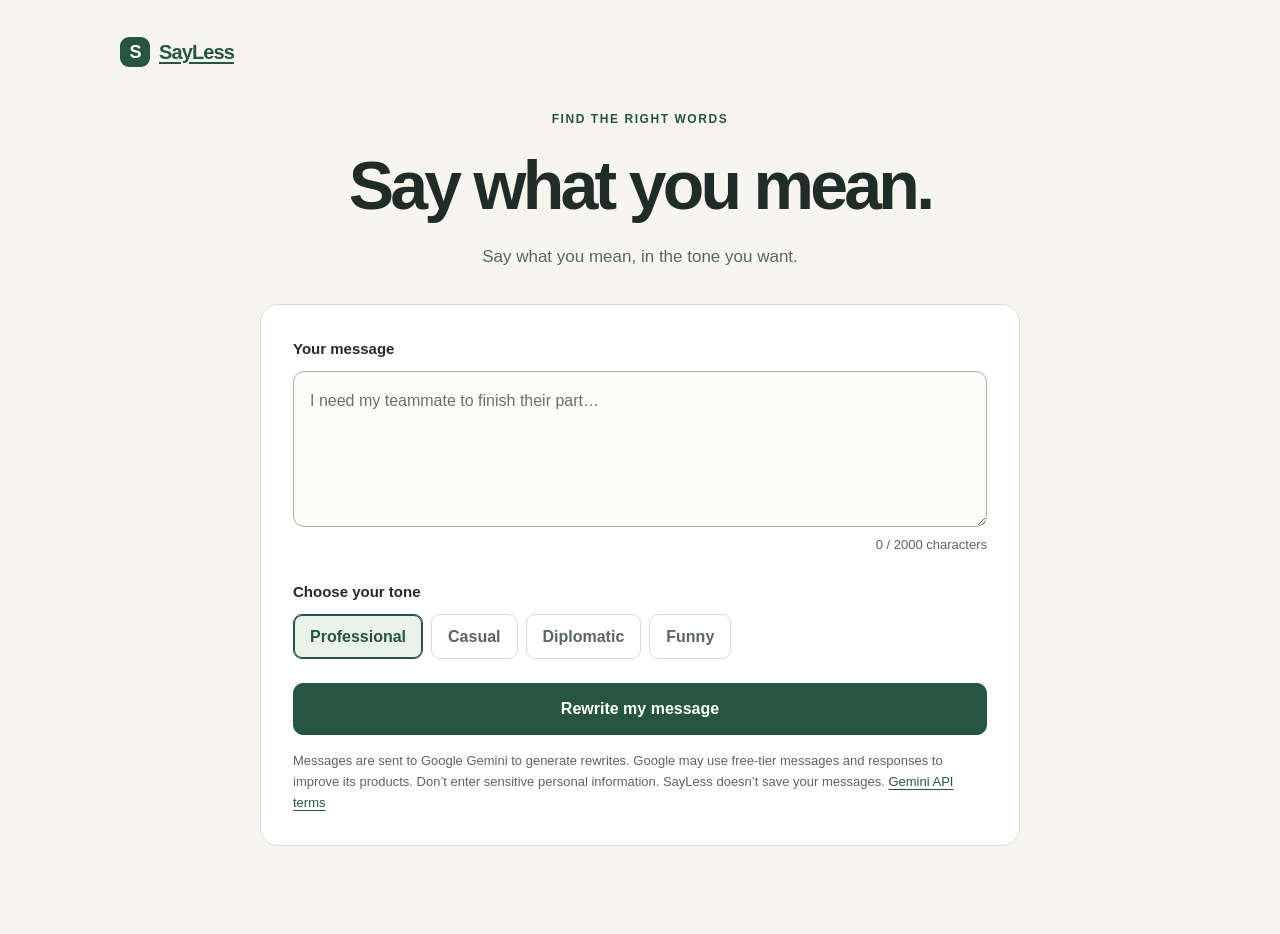
<file: frontend/index.html>
<!doctype html>
<html lang="en">
  <head>
    <meta charset="utf-8">
    <meta name="viewport" content="width=device-width, initial-scale=1">
    <!-- "api" calls the backend; set to "mock" only for frontend-only development. -->
    <meta name="rewrite-mode" content="api">
    <meta name="rewrite-endpoint" content="/api/rewrite">
    <title>SayLess — Say what you mean</title>
    <link rel="icon" href="data:,">
    <link rel="stylesheet" href="./styles.css">
  </head>
  <body>
    <main>
      <header class="site-header">
        <a class="brand" href="./index.html"><span class="brand-mark" aria-hidden="true">S</span>SayLess</a>
      </header>
      <section class="hero" aria-labelledby="page-title">
        <p class="eyebrow">Find the right words</p>
        <h1 id="page-title">Say what you mean.</h1>
        <p class="tagline">Say what you mean, in the tone you want.</p>
      </section>
      <form id="rewrite-form" class="composer" novalidate>
        <label for="message">Your message</label>
        <textarea id="message" name="message" placeholder="I need my teammate to finish their part…" aria-describedby="message-length privacy-note" required></textarea>
        <p id="message-length" class="field-hint" aria-live="polite"></p>
        <fieldset>
          <legend>Choose your tone</legend>
          <div class="tone-options">
            <button type="button" class="tone-button" data-tone="professional" aria-pressed="true">Professional</button>
            <button type="button" class="tone-button" data-tone="casual" aria-pressed="false">Casual</button>
            <button type="button" class="tone-button" data-tone="diplomatic" aria-pressed="false">Diplomatic</button>
            <button type="button" class="tone-button" data-tone="funny" aria-pressed="false">Funny</button>
          </div>
        </fieldset>
        <button id="rewrite-button" type="submit" class="primary-button">Rewrite my message</button>
        <p id="privacy-note" class="privacy-note">Messages are sent to Google Gemini to generate rewrites. Google may use free-tier messages and responses to improve its products. Don’t enter sensitive personal information. SayLess doesn’t save your messages. <a href="https://ai.google.dev/gemini-api/terms" target="_blank" rel="noopener noreferrer">Gemini API terms</a></p>
        <p id="mock-notice" class="dev-notice" hidden>Demo mode: shows three fixed sample rewrites after one second. Your message and tone are not sent to an AI service.</p>
      </form>
      <noscript><p>Enable JavaScript to rewrite your message.</p></noscript>
      <div id="results"></div>
    </main>
    <script type="module" src="./script.js"></script>
  </body>
</html>
</file>
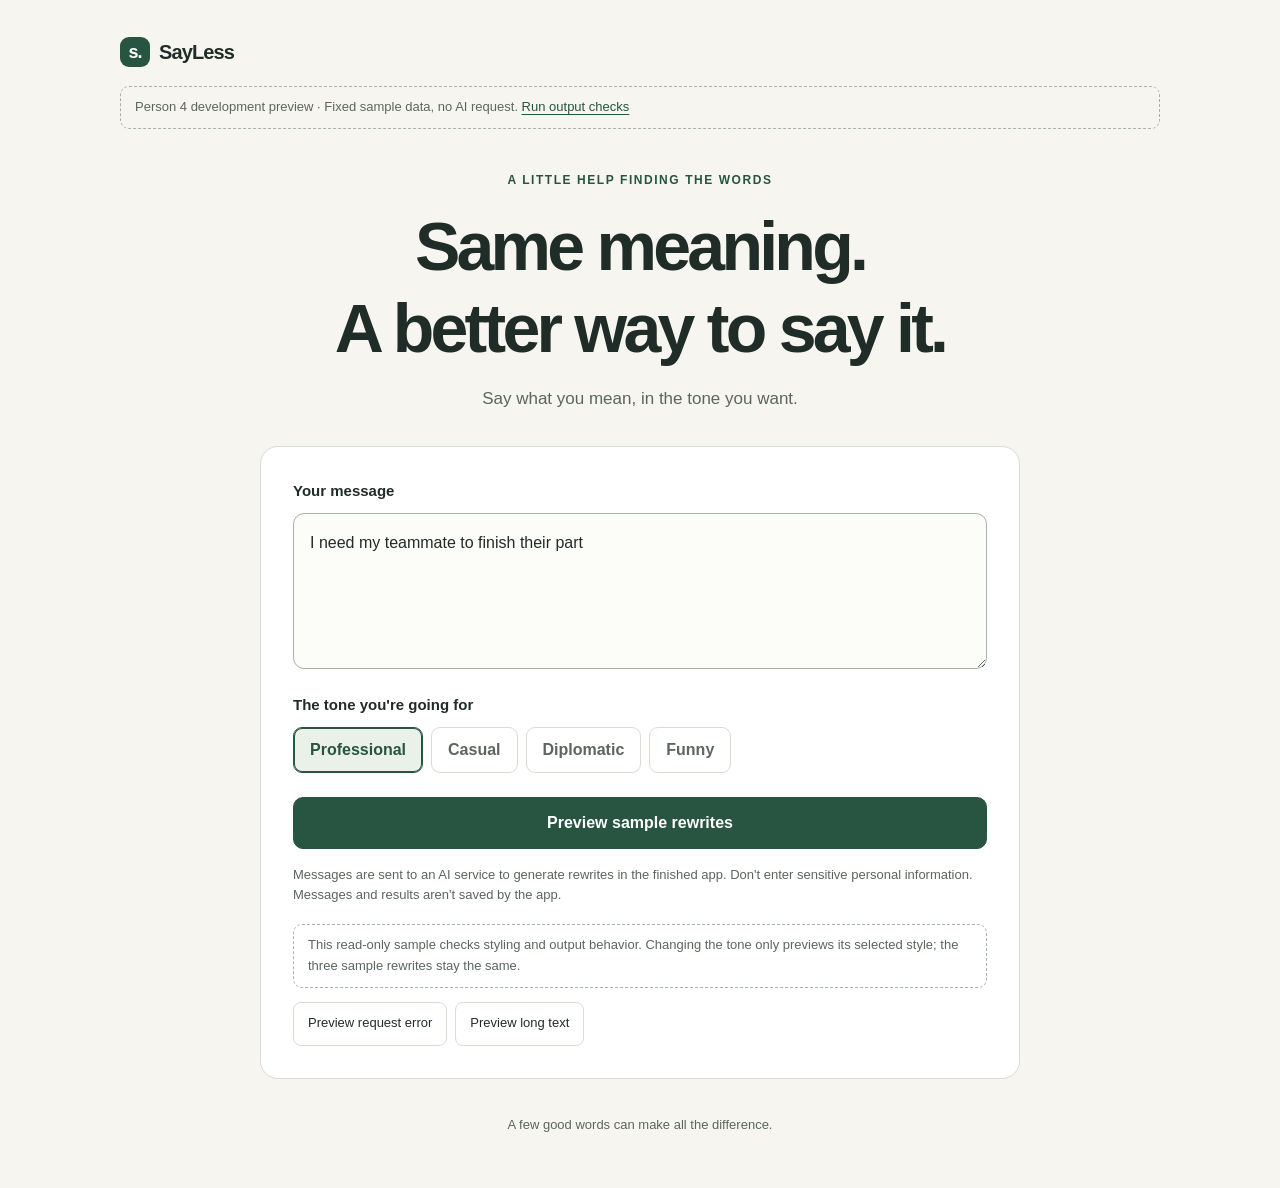
<file: frontend/dev-output.html>
<!doctype html>
<html lang="en">
<head>
  <meta charset="utf-8">
  <meta name="viewport" content="width=device-width, initial-scale=1">
  <title>SayLess — Person 4 output preview</title>
  <link rel="icon" href="data:,">
  <link rel="stylesheet" href="./styles.css">
  <script type="module" src="./dev-output.js"></script>
</head>
<body>
  <main>
    <header class="site-header">
      <div class="brand"><span class="brand-mark" aria-hidden="true">s.</span> SayLess</div>
      <p class="dev-notice">Person 4 development preview · Fixed sample data, no AI request. <a href="./tests/output-tests.html">Run output checks</a></p>
    </header>
    <section class="hero" aria-labelledby="page-title">
      <p class="eyebrow">A little help finding the words</p>
      <h1 id="page-title">Same meaning.<br>A better way to say it.</h1>
      <p class="tagline">Say what you mean, in the tone you want.</p>
    </section>
    <section class="composer" aria-label="Sample input styling">
      <label for="sample-message">Your message</label>
      <textarea id="sample-message" readonly aria-describedby="sample-note">I need my teammate to finish their part</textarea>
      <fieldset>
        <legend>The tone you're going for</legend>
        <div class="tone-options" aria-label="Tone styling samples">
          <button type="button" class="tone-button" data-tone="professional" aria-pressed="true">Professional</button>
          <button type="button" class="tone-button" data-tone="casual" aria-pressed="false">Casual</button>
          <button type="button" class="tone-button" data-tone="diplomatic" aria-pressed="false">Diplomatic</button>
          <button type="button" class="tone-button" data-tone="funny" aria-pressed="false">Funny</button>
        </div>
      </fieldset>
      <button type="button" class="primary-button" id="mock-rewrite">Preview sample rewrites</button>
      <p class="privacy-note">Messages are sent to an AI service to generate rewrites in the finished app. Don't enter sensitive personal information. Messages and results aren't saved by the app.</p>
      <p class="dev-notice" id="sample-note">This read-only sample checks styling and output behavior. Changing the tone only previews its selected style; the three sample rewrites stay the same.</p>
      <div class="dev-tools" aria-label="Output checks">
        <button type="button" id="preview-error">Preview request error</button>
        <button type="button" id="preview-long">Preview long text</button>
      </div>
    </section>
    <div id="results"></div>
    <footer class="page-footer">A few good words can make all the difference.</footer>
  </main>
</body>
</html>
</file>
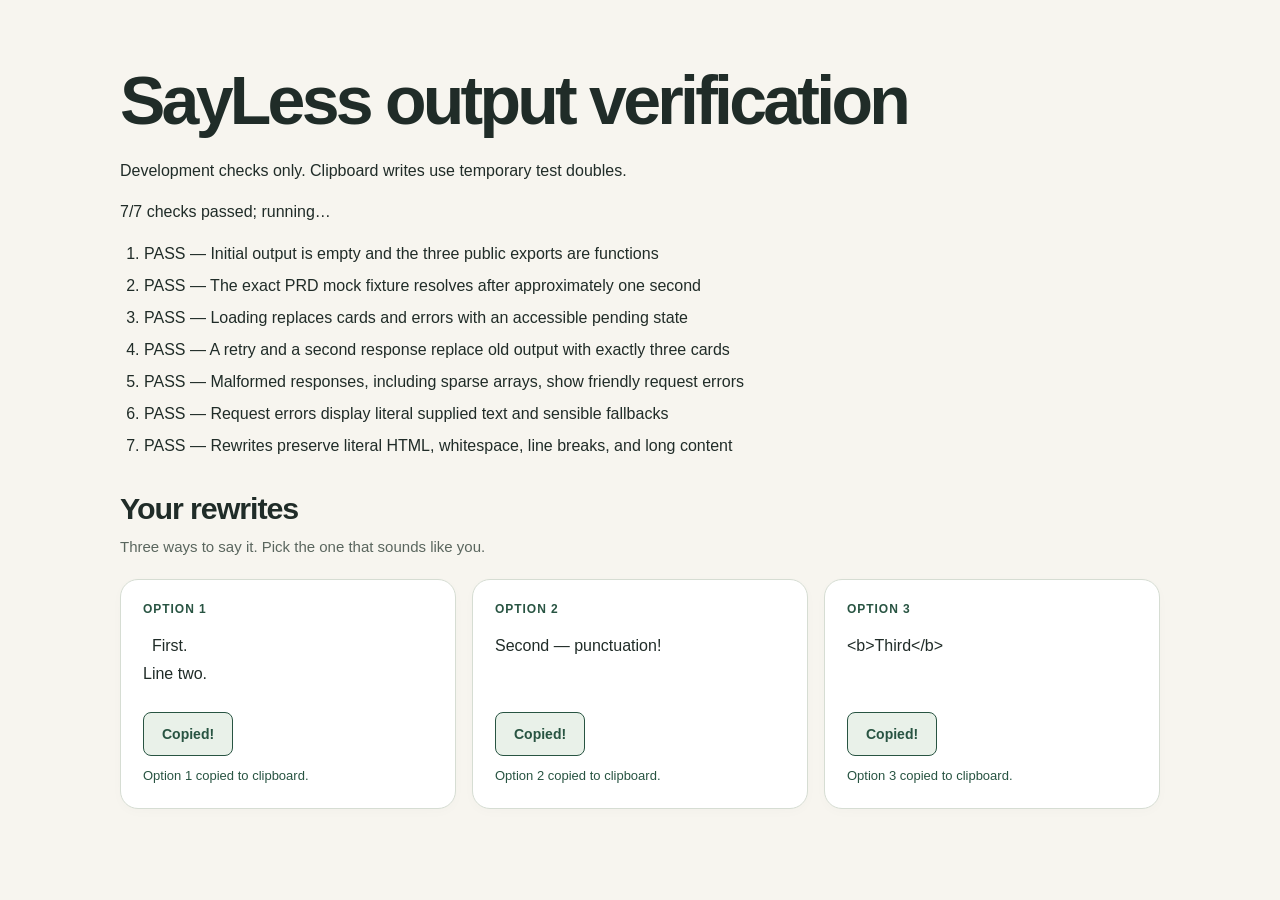
<file: frontend/tests/output-tests.html>
<!doctype html>
<html lang="en">
  <head>
    <meta charset="utf-8">
    <meta name="viewport" content="width=device-width, initial-scale=1">
    <title>SayLess output verification</title>
    <link rel="icon" href="data:,">
    <link rel="stylesheet" href="../styles.css">
    <style>
      body { padding: 1.5rem; }
      main { max-width: 70rem; margin-inline: auto; }
      #test-summary, #test-report { overflow-wrap: anywhere; }
      #test-report { padding-left: 1.5rem; }
      #test-report li { margin-block: .4rem; }
      #test-report [data-result="failed"] { font-weight: 700; }
      #results { margin-top: 2rem; }
    </style>
  </head>
  <body>
    <main>
      <h1>SayLess output verification</h1>
      <p>Development checks only. Clipboard writes use temporary test doubles.</p>
      <p id="test-summary" role="status">Running checks…</p>
      <ol id="test-report"></ol>
      <div id="results" aria-busy="false"></div>
    </main>
    <script type="module" src="./output-tests.js"></script>
  </body>
</html>
</file>
<file: frontend/styles.css>
:root {
  color-scheme: light;
  --page: #f7f5ef;
  --surface: #ffffff;
  --ink: #202c28;
  --muted: #5a665e;
  --accent: #285442;
  --accent-hover: #1d4032;
  --accent-soft: #e9f1e9;
  --border: #d6ddd3;
  --error: #8f302a;
  --error-bg: #fff3f0;
  --radius: 18px;
  font-family: -apple-system, BlinkMacSystemFont, 'Segoe UI', sans-serif;
  color: var(--ink);
  background: var(--page);
  font-synthesis: none;
}

* { box-sizing: border-box; }
body { margin: 0; line-height: 1.6; }
button, textarea, input, select { font: inherit; }
button { cursor: pointer; }
button, textarea, input, select { max-width: 100%; }
button, a, textarea, input, select { -webkit-tap-highlight-color: transparent; }
:focus-visible { outline: 3px solid var(--accent); outline-offset: 4px; }
button:disabled { cursor: wait; opacity: .6; }
a { color: var(--accent); text-underline-offset: 3px; }
h1, h2, h3, p { margin-top: 0; }
h1, h2, h3 { line-height: 1.2; }
h1 { font-size: clamp(2.5rem, 7vw, 4.25rem); letter-spacing: -.055em; margin-bottom: 16px; }
h2 { font-size: clamp(1.5rem, 4vw, 1.9rem); letter-spacing: -.035em; }
main, .container, .app-shell { width: min(100% - 32px, 1040px); margin-inline: auto; }
main .container, main .app-shell { width: 100%; }
main, .app-shell { padding-block: 28px 52px; }
.site-header { margin-bottom: 36px; }
.brand { display: inline-flex; align-items: center; gap: 9px; font-size: 1.25rem; font-weight: 800; letter-spacing: -.045em; }
.brand-mark { display: inline-grid; place-items: center; width: 30px; height: 30px; border-radius: 9px; background: var(--accent); color: white; font-size: 18px; }
.hero { max-width: 680px; margin: 36px auto 30px; text-align: center; }
.eyebrow { color: var(--accent); font-size: .75rem; font-weight: 750; letter-spacing: .13em; text-transform: uppercase; margin-bottom: 16px; }
.tagline { color: var(--muted); font-size: 1.0625rem; }
.composer, form { padding: clamp(20px, 4vw, 32px); border: 1px solid var(--border); border-radius: var(--radius); background: var(--surface); }
.composer form { padding: 0; border: 0; }
label, legend, .field-label { display: block; margin-bottom: 10px; font-weight: 650; font-size: .9375rem; }
textarea { display: block; width: 100%; min-height: 156px; padding: 16px; color: var(--ink); background: #fcfcf9; border: 1px solid #a6b4a8; border-radius: 11px; line-height: 1.65; resize: vertical; }
textarea::placeholder { color: #65736a; opacity: 1; }
fieldset { min-width: 0; border: 0; padding: 0; margin: 24px 0; }
legend { padding: 0; }
.tone-options, .tone-selector { display: flex; flex-wrap: wrap; gap: 8px; }
.tone-button, .tone-btn, [data-tone] { min-height: 44px; padding: 9px 16px; border: 1px solid var(--border); border-radius: 9px; color: var(--muted); background: white; font-weight: 600; }
.tone-button[aria-pressed='true'], .tone-btn[aria-pressed='true'], [data-tone][aria-pressed='true'], [data-tone].selected, [data-tone].active { border-color: var(--accent); color: var(--accent); background: var(--accent-soft); box-shadow: inset 0 0 0 1px var(--accent); }
.primary-button, button[type='submit'] { min-height: 48px; width: 100%; padding: 12px 22px; color: white; background: var(--accent); border: 1px solid var(--accent); border-radius: 10px; font-weight: 650; }
.privacy-note { color: var(--muted); font-size: .8125rem; line-height: 1.6; margin: 16px 0 0; }
#results { margin-top: 36px; min-width: 0; }
#results:empty { margin-top: 0; }
#results .output-error:empty { display: none; }
#results .results-heading { margin-bottom: 20px; }
#results .results-heading h2 { margin-bottom: 8px; }
#results .results-heading p { margin-bottom: 0; color: var(--muted); font-size: .9375rem; }
#results .results-grid { display: grid; grid-template-columns: minmax(0, 1fr); gap: 16px; }
#results .result-card { min-width: 0; display: flex; flex-direction: column; padding: 24px; border: 1px solid var(--border); border-radius: var(--radius); background: var(--surface); box-shadow: 0 3px 12px #202c2805; }
#results .result-card__label { color: var(--accent); font-size: .75rem; font-weight: 750; letter-spacing: .08em; text-transform: uppercase; margin: 0 0 16px; }
#results .result-card__text { white-space: pre-wrap; overflow-wrap: anywhere; margin-bottom: 24px; line-height: 1.75; }
#results .result-card__footer { margin-top: auto; }
#results .copy-button { display: inline-flex; justify-content: center; align-items: center; min-width: 90px; min-height: 44px; padding: 8px 18px; border: 1px solid #a6b4a8; border-radius: 8px; background: white; color: var(--accent); font-size: .875rem; font-weight: 650; }
#results .copy-button.is-copied { background: var(--accent-soft); border-color: var(--accent); }
#results .copy-status { min-height: 1.5em; font-size: .8125rem; line-height: 1.5; color: var(--accent); margin: 10px 0 0; overflow-wrap: anywhere; }
#results .copy-status--error { color: var(--error); }
#results .status-panel { padding: 24px; border: 1px solid var(--border); border-radius: var(--radius); background: var(--accent-soft); color: var(--accent); font-weight: 650; }
#results .output-error:not(:empty) { padding: 22px 24px; border: 1px solid #db9b90; border-radius: var(--radius); background: var(--error-bg); color: var(--error); overflow-wrap: anywhere; }
#results .output-error p { margin: 6px 0 0; white-space: pre-wrap; }
.sr-only { position: absolute; width: 1px; height: 1px; padding: 0; margin: -1px; overflow: hidden; clip-path: inset(50%); white-space: nowrap; border: 0; }
.page-footer { margin-top: 36px; text-align: center; color: var(--muted); font-size: .8125rem; }
.dev-notice { padding: 10px 14px; margin: 18px 0 0; border: 1px dashed #a6b4a8; border-radius: 9px; color: var(--muted); font-size: .8125rem; }
.dev-tools { display: flex; flex-wrap: wrap; gap: 8px; margin-top: 14px; }
.dev-tools button { min-height: 44px; padding: 8px 14px; border: 1px solid var(--border); border-radius: 8px; background: transparent; color: var(--ink); font-size: .8125rem; }

@media (hover: hover) {
  .primary-button:hover:not(:disabled), button[type='submit']:hover:not(:disabled) { background: var(--accent-hover); }
  .tone-button:hover, .tone-btn:hover, [data-tone]:hover, #results .copy-button:hover, .dev-tools button:hover { background: var(--accent-soft); }
}
@media (min-width: 768px) {
  main, .app-shell { padding-top: 36px; }
  .composer { max-width: 760px; margin-inline: auto; }
  .hero { margin-top: 42px; margin-bottom: 34px; }
  #results .results-grid { grid-template-columns: repeat(3, minmax(0, 1fr)); }
  #results .result-card { padding: 22px; }
}
@media (prefers-reduced-motion: reduce) {
  *, *::before, *::after { scroll-behavior: auto !important; }
}
.field-hint { margin: 8px 0 0; color: var(--muted); font-size: .8125rem; text-align: right; }
.field-hint--error { color: var(--error); font-weight: 650; }
</file>
